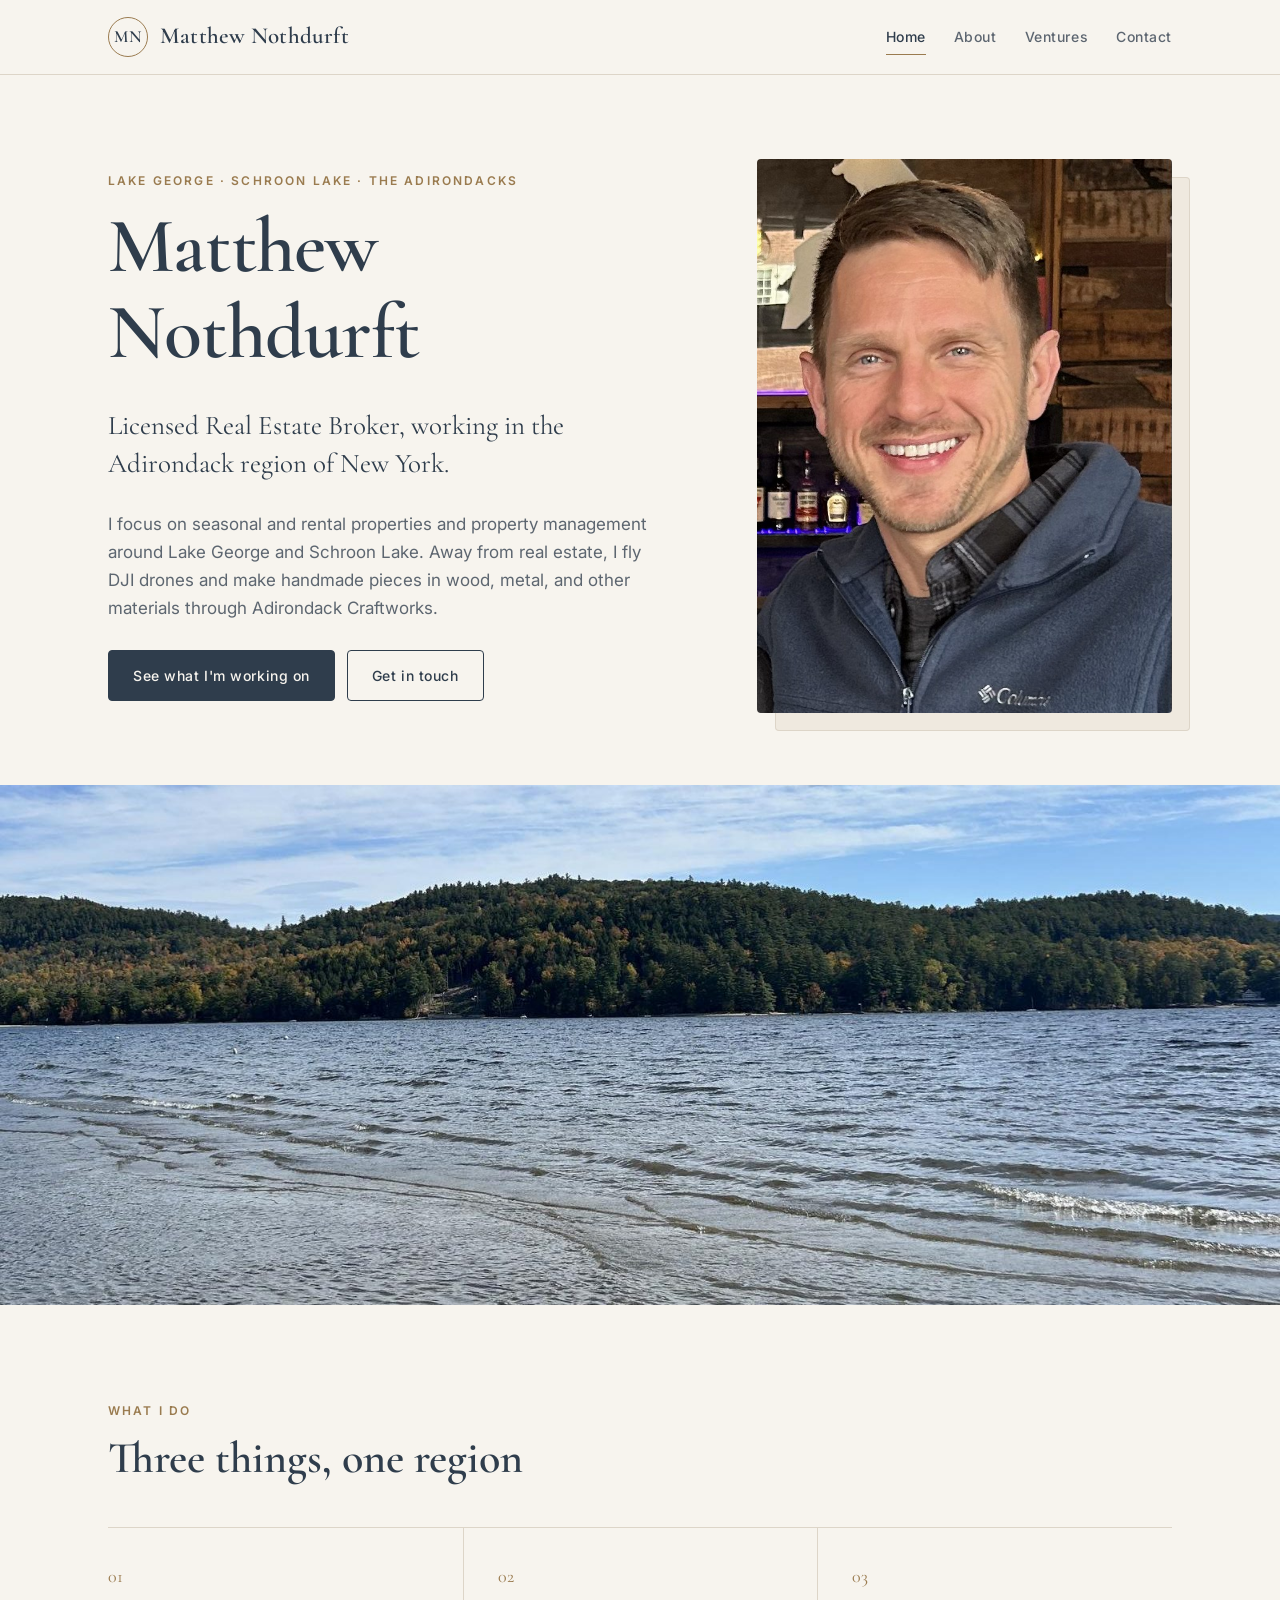
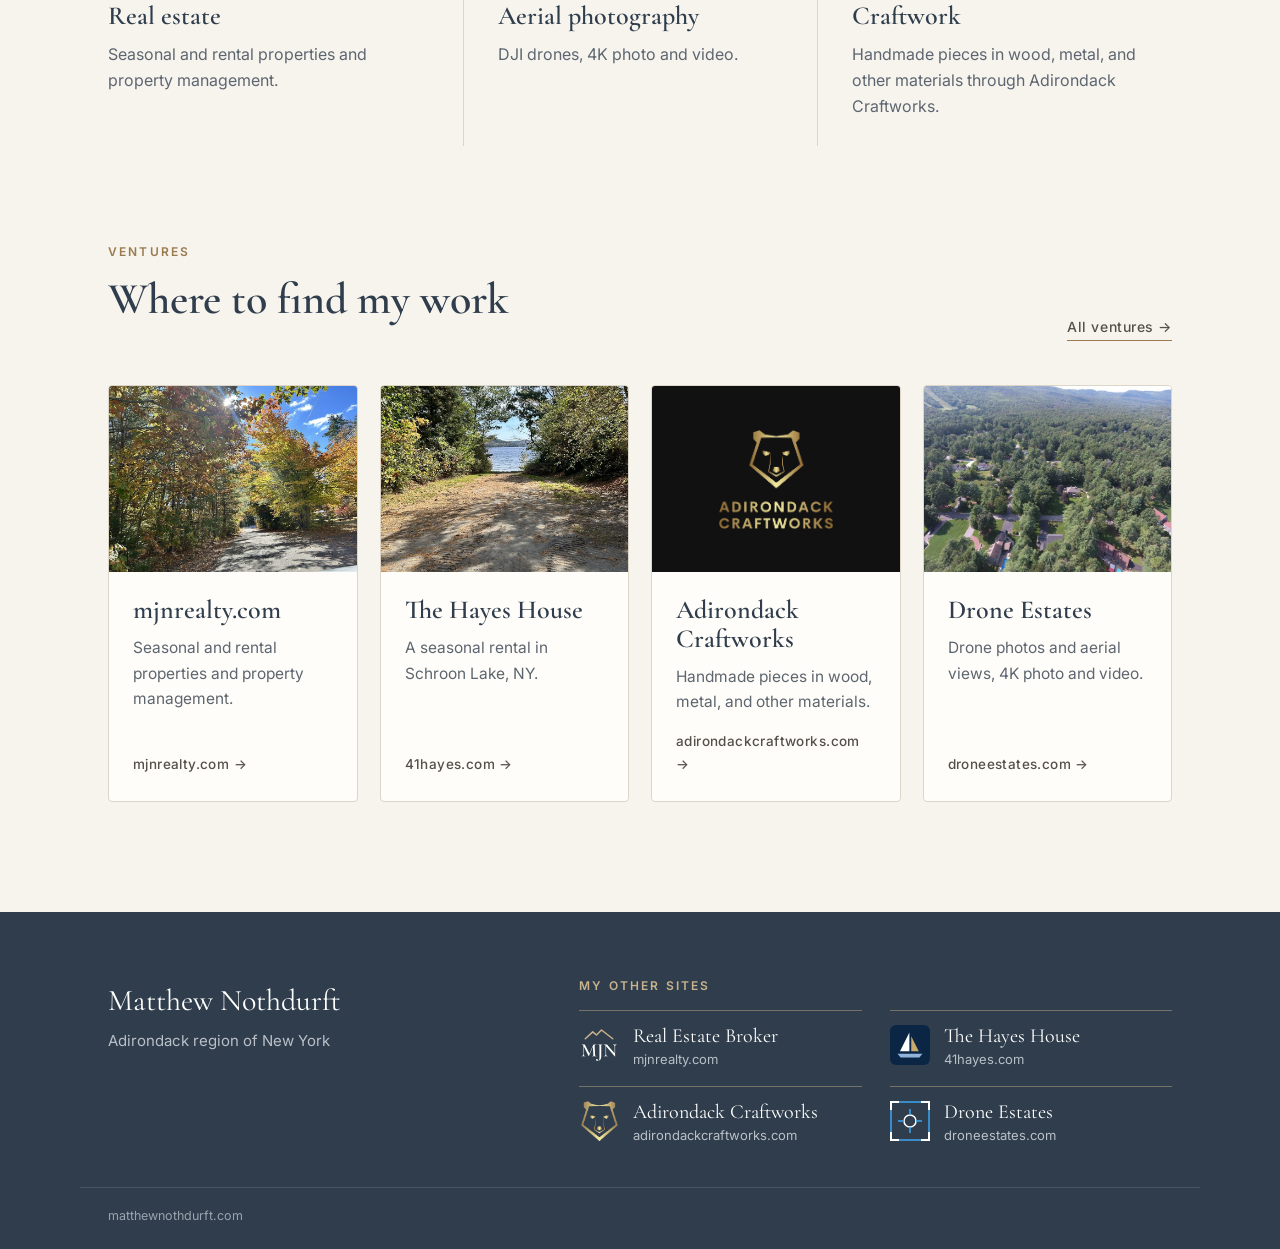
<file: index.html>
<!DOCTYPE html>
<html lang="en">
<head>
<meta charset="utf-8">
<meta name="viewport" content="width=device-width, initial-scale=1">
<title>Matthew Nothdurft</title>
<meta name="description" content="Matthew J. Nothdurft, Licensed Real Estate Broker in the Adirondack region of New York.">
<link rel="canonical" href="https://matthewnothdurft.com/">
<meta name="theme-color" content="#2f3d4c">
<link rel="icon" href="favicon.svg" type="image/svg+xml">
<link rel="icon" type="image/png" sizes="48x48" href="favicon-48x48.png">
<link rel="icon" type="image/png" sizes="32x32" href="favicon-32x32.png">
<link rel="icon" type="image/png" sizes="16x16" href="favicon-16x16.png">
<link rel="icon" href="favicon.ico" sizes="any">
<link rel="apple-touch-icon" sizes="180x180" href="apple-touch-icon.png">
<link rel="manifest" href="site.webmanifest">
<link rel="preconnect" href="https://fonts.googleapis.com">
<link rel="preconnect" href="https://fonts.gstatic.com" crossorigin>
<link href="https://fonts.googleapis.com/css2?family=Cormorant+Garamond:ital,wght@0,500;0,600;1,500&family=Inter:wght@400;500;600&display=swap" rel="stylesheet">
<link rel="stylesheet" href="css/style.css?v=6">
</head>
<body>
<header class="site-header">
  <div class="wrap bar">
    <a class="brand" href="index.html"><span class="mono">MN</span><span class="name">Matthew Nothdurft</span></a>
    <nav class="nav" aria-label="Main"><a href="index.html" class="on" aria-current="page">Home</a><a href="about.html">About</a><a href="ventures.html">Ventures</a><a href="contact.html">Contact</a></nav>
  </div>
</header>
<main>

<section class="hero">
  <div class="wrap hero-grid">
    <div class="hero-copy">
      <p class="eyebrow">Lake George &middot; Schroon Lake &middot; the Adirondacks</p>
      <h1>Matthew Nothdurft</h1>
      <p class="lede">Licensed Real Estate Broker, working in the Adirondack region of New York.</p>
      <p>I focus on seasonal and rental properties and property management around Lake George and Schroon Lake. Away from real estate, I fly DJI drones and make handmade pieces in wood, metal, and other materials through Adirondack Craftworks.</p>
      <div class="actions">
        <a class="btn" href="ventures.html">See what I'm working on</a>
        <a class="btn ghost" href="contact.html">Get in touch</a>
      </div>
    </div>
    <div class="hero-photo"><img class="portrait-photo" src="img/matthew-nothdurft.jpg?v=2" alt="Matthew Nothdurft" width="671" height="894"></div>
  </div>
</section>

<section class="band">
  <img src="img/hero-lake.jpg" alt="Adirondack lake with forested hills under a blue sky" loading="lazy">
</section>

<section class="wrap section">
  <div class="section-head">
    <p class="eyebrow">What I do</p>
    <h2>Three things, one region</h2>
  </div>
  <div class="pillars">
    <div class="pillar">
      <span class="num">01</span>
      <h3>Real estate</h3>
      <p>Seasonal and rental properties and property management.</p>
    </div>
    <div class="pillar">
      <span class="num">02</span>
      <h3>Aerial photography</h3>
      <p>DJI drones, 4K photo and video.</p>
    </div>
    <div class="pillar">
      <span class="num">03</span>
      <h3>Craftwork</h3>
      <p>Handmade pieces in wood, metal, and other materials through Adirondack Craftworks.</p>
    </div>
  </div>
</section>

<section class="wrap section tight">
  <div class="section-head row">
    <div>
      <p class="eyebrow">Ventures</p>
      <h2>Where to find my work</h2>
    </div>
    <a class="text-link" href="ventures.html">All ventures &rarr;</a>
  </div>
  <div class="cards">
    <a class="card" href="https://mjnrealty.com" rel="noopener">
      <img src="img/fall-road.jpg" alt="Fall foliage over a country road" loading="lazy">
      <div class="card-body"><h3>mjnrealty.com</h3><p>Seasonal and rental properties and property management.</p><span class="go">mjnrealty.com &rarr;</span></div>
    </a>
    <a class="card" href="https://41hayes.com" rel="noopener">
      <img src="img/lake-path.jpg" alt="Wooded path in the Adirondacks" loading="lazy">
      <div class="card-body"><h3>The Hayes House</h3><p>A seasonal rental in Schroon Lake, NY.</p><span class="go">41hayes.com &rarr;</span></div>
    </a>
    <a class="card" href="https://adirondackcraftworks.com" rel="noopener">
      <div class="card-logo"><img src="img/acw-logo.png" alt="Adirondack Craftworks logo" loading="lazy"></div>
      <div class="card-body"><h3>Adirondack Craftworks</h3><p>Handmade pieces in wood, metal, and other materials.</p><span class="go">adirondackcraftworks.com &rarr;</span></div>
    </a>
    <a class="card" href="https://droneestates.com" rel="noopener">
      <img src="img/drone-valley.jpg" alt="Aerial view over wooded Adirondack hills" loading="lazy">
      <div class="card-body"><h3>Drone Estates</h3><p>Drone photos and aerial views, 4K photo and video.</p><span class="go">droneestates.com &rarr;</span></div>
    </a>
  </div>
</section>

</main>
<footer class="site-footer">
  <div class="wrap foot">
    <div class="foot-id">
      <p class="foot-name">Matthew Nothdurft</p>
      <p class="foot-place">Adirondack region of New York</p>
    </div>
    <div class="foot-sites">
      <p class="eyebrow light">My other sites</p>
      <ul><li><a href="https://mjnrealty.com" rel="noopener"><img class="site-logo" src="img/logos/mjnrealty.svg" alt="" width="40" height="40"><span class="site-text">Real Estate Broker<span>mjnrealty.com</span></span></a></li><li><a href="https://41hayes.com" rel="noopener"><img class="site-logo" src="img/logos/41hayes.svg" alt="" width="40" height="40"><span class="site-text">The Hayes House<span>41hayes.com</span></span></a></li><li><a href="https://adirondackcraftworks.com" rel="noopener"><img class="site-logo" src="img/logos/adirondackcraftworks.png" alt="" width="40" height="40"><span class="site-text">Adirondack Craftworks<span>adirondackcraftworks.com</span></span></a></li><li><a href="https://droneestates.com" rel="noopener"><img class="site-logo" src="img/logos/droneestates.svg" alt="" width="40" height="40"><span class="site-text">Drone Estates<span>droneestates.com</span></span></a></li></ul>
    </div>
  </div>
  <div class="wrap foot-base"><span>matthewnothdurft.com</span></div>
</footer>
</body>
</html>
</file>
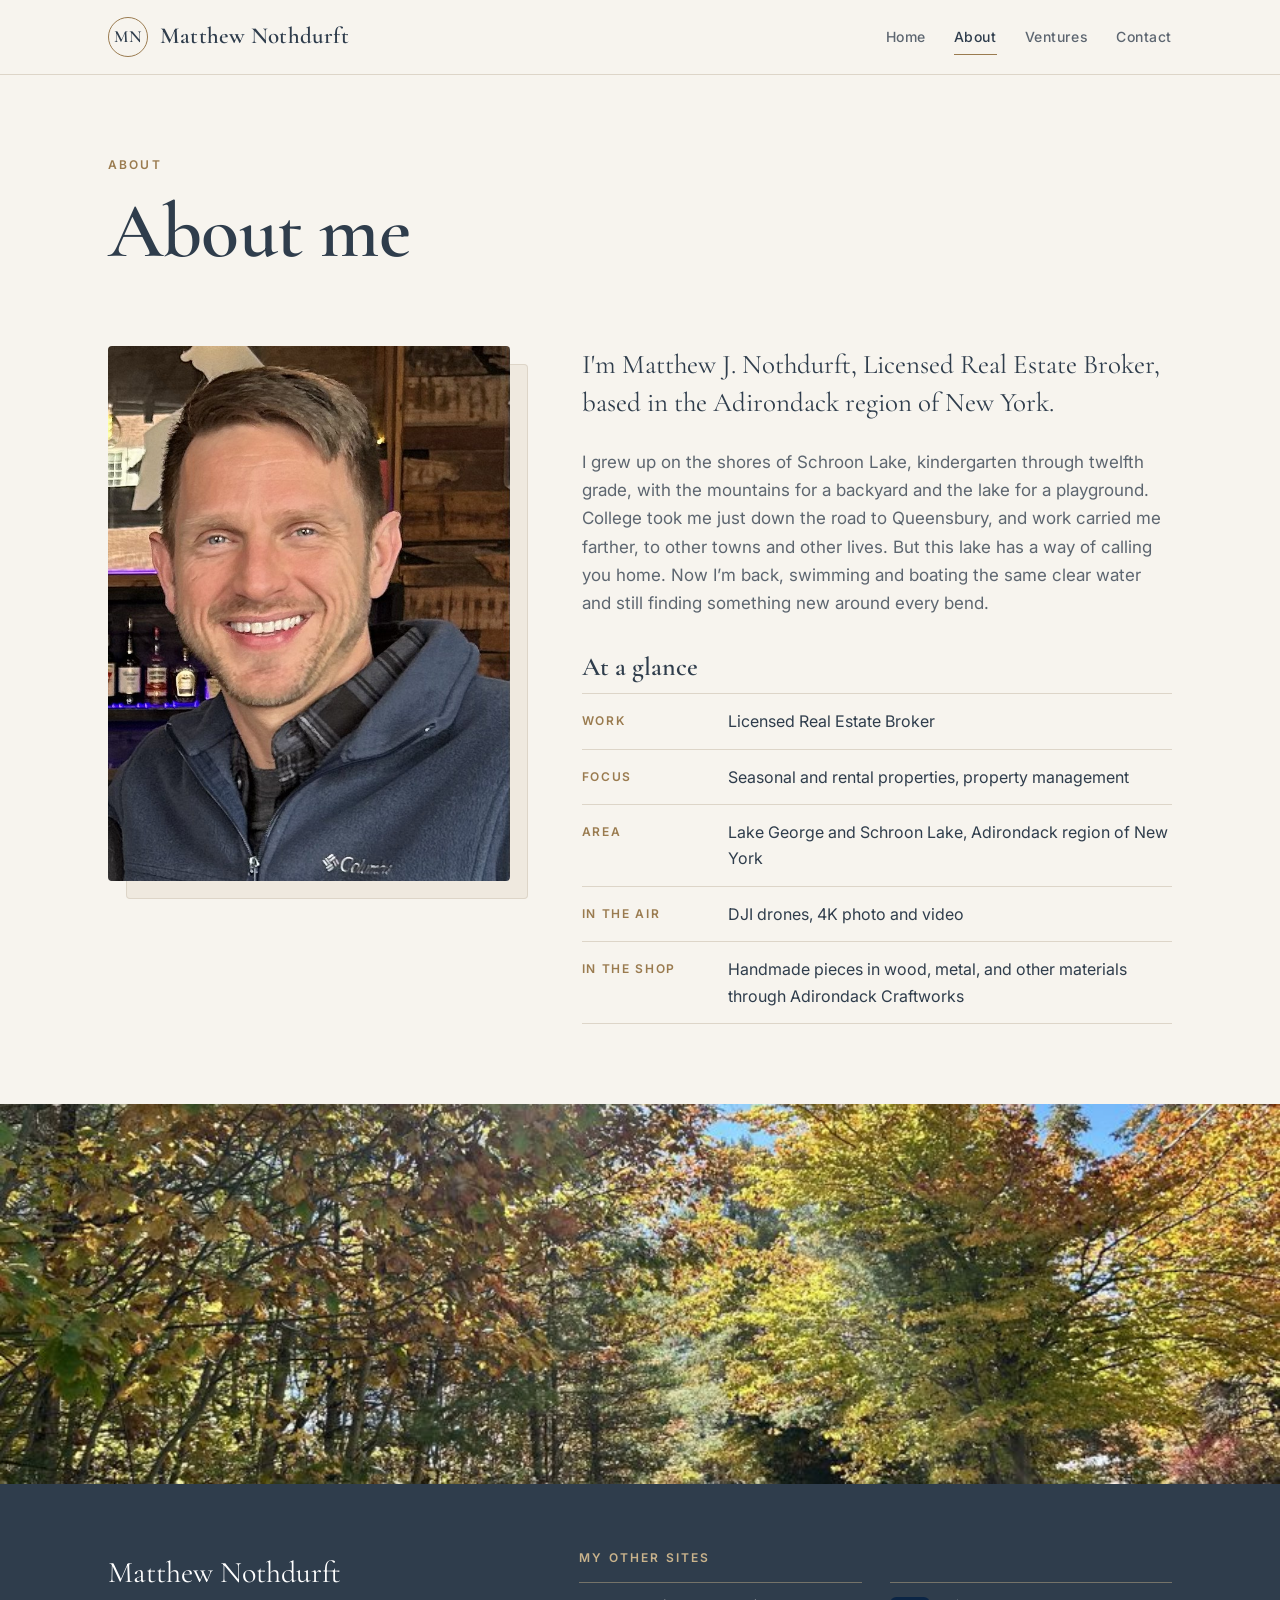
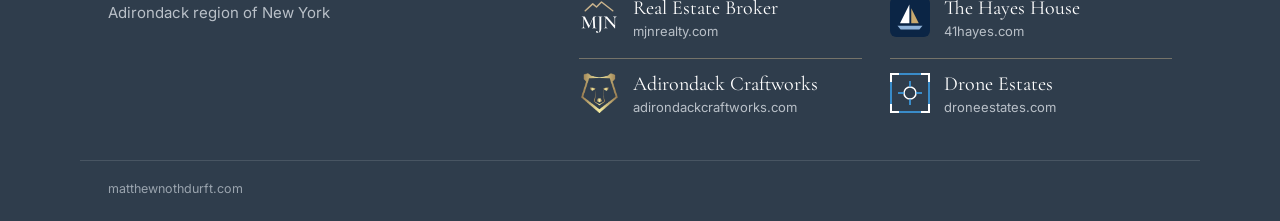
<file: about.html>
<!DOCTYPE html>
<html lang="en">
<head>
<meta charset="utf-8">
<meta name="viewport" content="width=device-width, initial-scale=1">
<title>About | Matthew Nothdurft</title>
<meta name="description" content="About Matthew Nothdurft.">
<link rel="canonical" href="https://matthewnothdurft.com/about.html">
<meta name="theme-color" content="#2f3d4c">
<link rel="icon" href="favicon.svg" type="image/svg+xml">
<link rel="icon" type="image/png" sizes="48x48" href="favicon-48x48.png">
<link rel="icon" type="image/png" sizes="32x32" href="favicon-32x32.png">
<link rel="icon" type="image/png" sizes="16x16" href="favicon-16x16.png">
<link rel="icon" href="favicon.ico" sizes="any">
<link rel="apple-touch-icon" sizes="180x180" href="apple-touch-icon.png">
<link rel="manifest" href="site.webmanifest">
<link rel="preconnect" href="https://fonts.googleapis.com">
<link rel="preconnect" href="https://fonts.gstatic.com" crossorigin>
<link href="https://fonts.googleapis.com/css2?family=Cormorant+Garamond:ital,wght@0,500;0,600;1,500&family=Inter:wght@400;500;600&display=swap" rel="stylesheet">
<link rel="stylesheet" href="css/style.css?v=6">
</head>
<body>
<header class="site-header">
  <div class="wrap bar">
    <a class="brand" href="index.html"><span class="mono">MN</span><span class="name">Matthew Nothdurft</span></a>
    <nav class="nav" aria-label="Main"><a href="index.html">Home</a><a href="about.html" class="on" aria-current="page">About</a><a href="ventures.html">Ventures</a><a href="contact.html">Contact</a></nav>
  </div>
</header>
<main>

<section class="wrap page-head">
  <p class="eyebrow">About</p>
  <h1>About me</h1>
</section>
<section class="wrap about-grid">
  <div><img class="portrait-photo" src="img/matthew-nothdurft.jpg?v=2" alt="Matthew Nothdurft" width="671" height="894"></div>
  <div class="about-copy">
    <p class="lede">I'm Matthew J. Nothdurft, Licensed Real Estate Broker, based in the Adirondack region of New York.</p>
    <p class="bio">I grew up on the shores of Schroon Lake, kindergarten through twelfth grade, with the mountains for a backyard and the lake for a playground. College took me just down the road to Queensbury, and work carried me farther, to other towns and other lives. But this lake has a way of calling you home. Now I&rsquo;m back, swimming and boating the same clear water and still finding something new around every bend.</p>
    <h2 class="h3">At a glance</h2>
    <ul class="facts">
      <li><span>Work</span>Licensed Real Estate Broker</li>
      <li><span>Focus</span>Seasonal and rental properties, property management</li>
      <li><span>Area</span>Lake George and Schroon Lake, Adirondack region of New York</li>
      <li><span>In the air</span>DJI drones, 4K photo and video</li>
      <li><span>In the shop</span>Handmade pieces in wood, metal, and other materials through Adirondack Craftworks</li>
    </ul>
  </div>
</section>
<section class="band short">
  <img src="img/fall-road.jpg" alt="Fall foliage over a country road" loading="lazy">
</section>

</main>
<footer class="site-footer">
  <div class="wrap foot">
    <div class="foot-id">
      <p class="foot-name">Matthew Nothdurft</p>
      <p class="foot-place">Adirondack region of New York</p>
    </div>
    <div class="foot-sites">
      <p class="eyebrow light">My other sites</p>
      <ul><li><a href="https://mjnrealty.com" rel="noopener"><img class="site-logo" src="img/logos/mjnrealty.svg" alt="" width="40" height="40"><span class="site-text">Real Estate Broker<span>mjnrealty.com</span></span></a></li><li><a href="https://41hayes.com" rel="noopener"><img class="site-logo" src="img/logos/41hayes.svg" alt="" width="40" height="40"><span class="site-text">The Hayes House<span>41hayes.com</span></span></a></li><li><a href="https://adirondackcraftworks.com" rel="noopener"><img class="site-logo" src="img/logos/adirondackcraftworks.png" alt="" width="40" height="40"><span class="site-text">Adirondack Craftworks<span>adirondackcraftworks.com</span></span></a></li><li><a href="https://droneestates.com" rel="noopener"><img class="site-logo" src="img/logos/droneestates.svg" alt="" width="40" height="40"><span class="site-text">Drone Estates<span>droneestates.com</span></span></a></li></ul>
    </div>
  </div>
  <div class="wrap foot-base"><span>matthewnothdurft.com</span></div>
</footer>
</body>
</html>
</file>
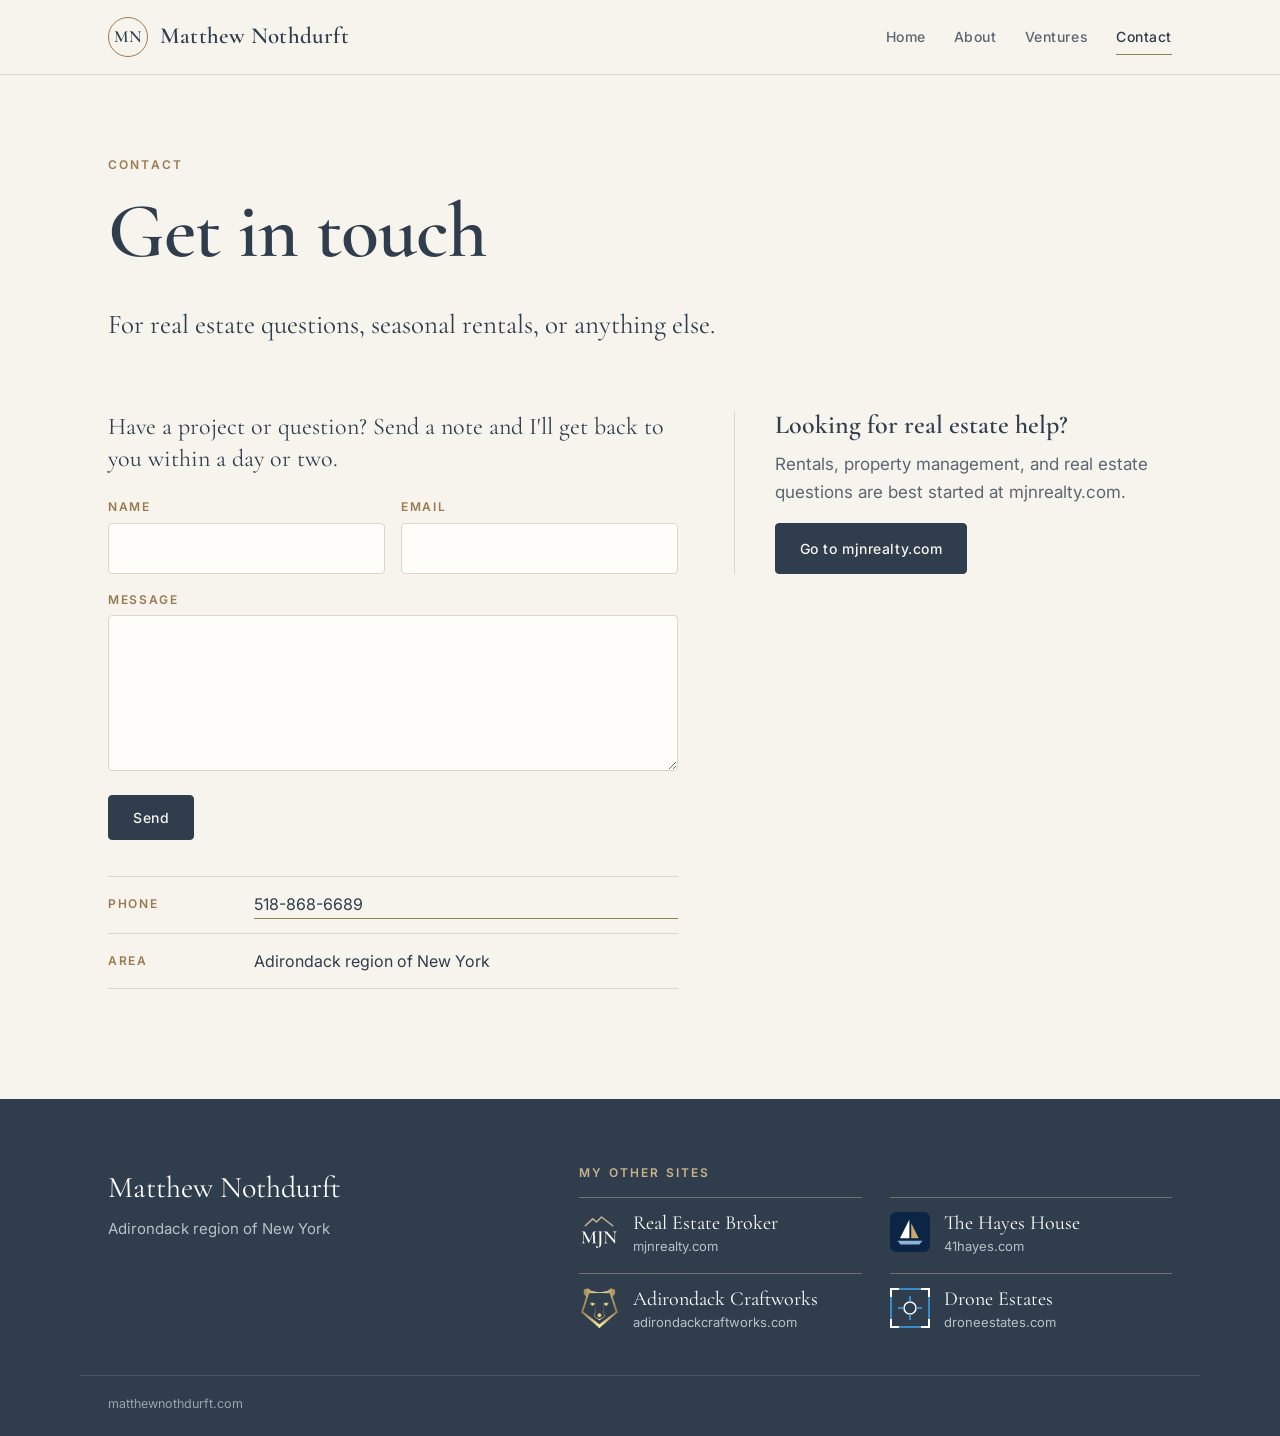
<file: contact.html>
<!DOCTYPE html>
<html lang="en">
<head>
<meta charset="utf-8">
<meta name="viewport" content="width=device-width, initial-scale=1">
<title>Contact | Matthew Nothdurft</title>
<meta name="description" content="Contact Matthew Nothdurft.">
<link rel="canonical" href="https://matthewnothdurft.com/contact.html">
<meta name="theme-color" content="#2f3d4c">
<link rel="icon" href="favicon.svg" type="image/svg+xml">
<link rel="icon" type="image/png" sizes="48x48" href="favicon-48x48.png">
<link rel="icon" type="image/png" sizes="32x32" href="favicon-32x32.png">
<link rel="icon" type="image/png" sizes="16x16" href="favicon-16x16.png">
<link rel="icon" href="favicon.ico" sizes="any">
<link rel="apple-touch-icon" sizes="180x180" href="apple-touch-icon.png">
<link rel="manifest" href="site.webmanifest">
<link rel="preconnect" href="https://fonts.googleapis.com">
<link rel="preconnect" href="https://fonts.gstatic.com" crossorigin>
<link href="https://fonts.googleapis.com/css2?family=Cormorant+Garamond:ital,wght@0,500;0,600;1,500&family=Inter:wght@400;500;600&display=swap" rel="stylesheet">
<link rel="stylesheet" href="css/style.css?v=6">
</head>
<body>
<header class="site-header">
  <div class="wrap bar">
    <a class="brand" href="index.html"><span class="mono">MN</span><span class="name">Matthew Nothdurft</span></a>
    <nav class="nav" aria-label="Main"><a href="index.html">Home</a><a href="about.html">About</a><a href="ventures.html">Ventures</a><a href="contact.html" class="on" aria-current="page">Contact</a></nav>
  </div>
</header>
<main>

<section class="wrap page-head">
  <p class="eyebrow">Contact</p>
  <h1>Get in touch</h1>
  <p class="lede narrow">For real estate questions, seasonal rentals, or anything else.</p>
</section>
<section class="wrap contact-grid">
  <div class="contact-details">
    <p class="form-intro">Have a project or question? Send a note and I'll get back to you within a day or two.</p>
    <form id="contact-form" class="contact-form" accept-charset="UTF-8">
      <input type="hidden" name="_subject" value="matthewnothdurft.com contact form">
      <div class="hp" aria-hidden="true"><label for="f-gotcha">Leave this field empty</label><input id="f-gotcha" type="text" name="_gotcha" tabindex="-1" autocomplete="off"></div>
      <div class="f-row">
        <div class="f-field"><label for="f-name">Name</label><input id="f-name" name="name" type="text" autocomplete="name"></div>
        <div class="f-field"><label for="f-email">Email</label><input id="f-email" name="email" type="email" autocomplete="email" required></div>
      </div>
      <div class="f-field"><label for="f-message">Message</label><textarea id="f-message" name="message" rows="5"></textarea></div>
      <button class="btn" type="submit">Send</button>
      <p id="contact-form-note" class="form-note" role="status" hidden></p>
    </form>
    <ul class="facts">
      <li><span>Phone</span><a href="tel:+15188686689">518-868-6689</a></li>
      <li><span>Area</span>Adirondack region of New York</li>
    </ul>
  </div>
  <div class="contact-side">
    <h2 class="h3">Looking for real estate help?</h2>
    <p>Rentals, property management, and real estate questions are best started at mjnrealty.com.</p>
    <a class="btn" href="https://mjnrealty.com" rel="noopener">Go to mjnrealty.com</a>
  </div>
</section>

</main>
<footer class="site-footer">
  <div class="wrap foot">
    <div class="foot-id">
      <p class="foot-name">Matthew Nothdurft</p>
      <p class="foot-place">Adirondack region of New York</p>
    </div>
    <div class="foot-sites">
      <p class="eyebrow light">My other sites</p>
      <ul><li><a href="https://mjnrealty.com" rel="noopener"><img class="site-logo" src="img/logos/mjnrealty.svg" alt="" width="40" height="40"><span class="site-text">Real Estate Broker<span>mjnrealty.com</span></span></a></li><li><a href="https://41hayes.com" rel="noopener"><img class="site-logo" src="img/logos/41hayes.svg" alt="" width="40" height="40"><span class="site-text">The Hayes House<span>41hayes.com</span></span></a></li><li><a href="https://adirondackcraftworks.com" rel="noopener"><img class="site-logo" src="img/logos/adirondackcraftworks.png" alt="" width="40" height="40"><span class="site-text">Adirondack Craftworks<span>adirondackcraftworks.com</span></span></a></li><li><a href="https://droneestates.com" rel="noopener"><img class="site-logo" src="img/logos/droneestates.svg" alt="" width="40" height="40"><span class="site-text">Drone Estates<span>droneestates.com</span></span></a></li></ul>
    </div>
  </div>
  <div class="wrap foot-base"><span>matthewnothdurft.com</span></div>
</footer>
<script src="js/contact.js" defer></script>
</body>
</html>
</file>
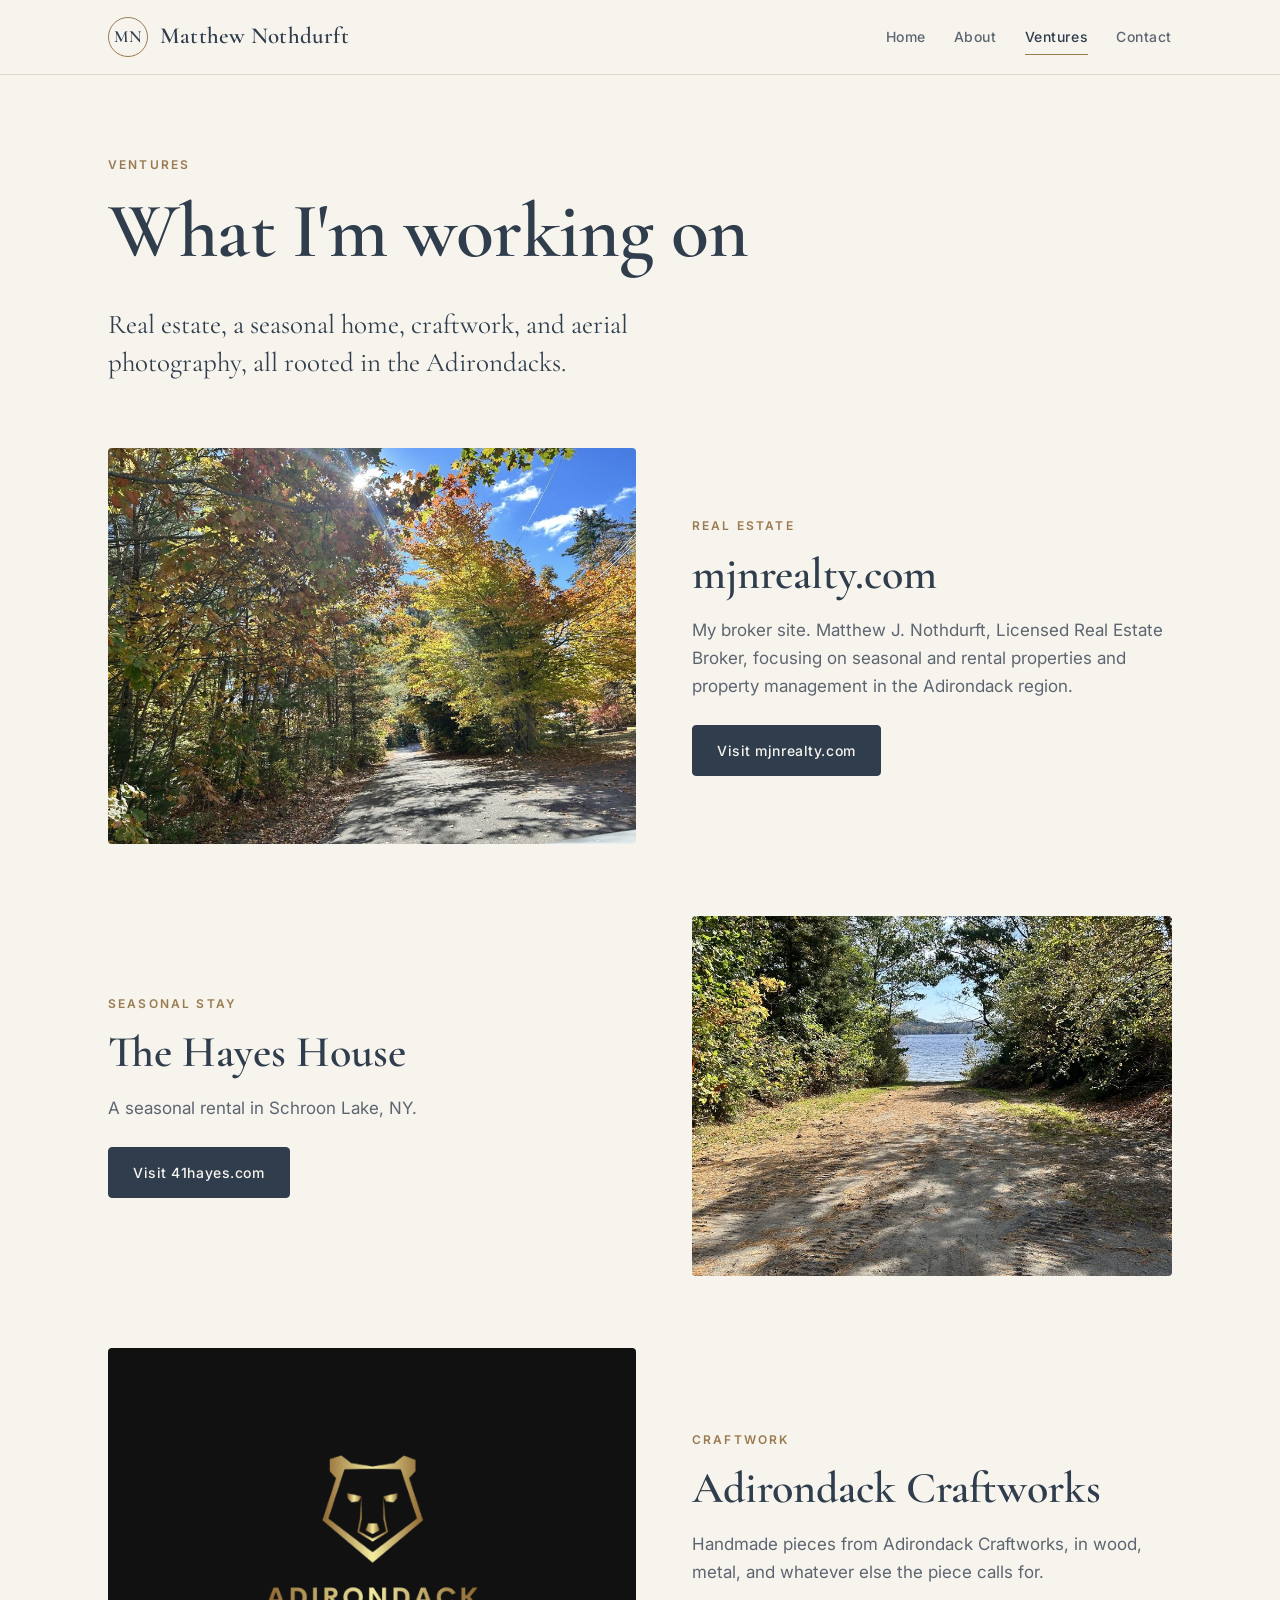
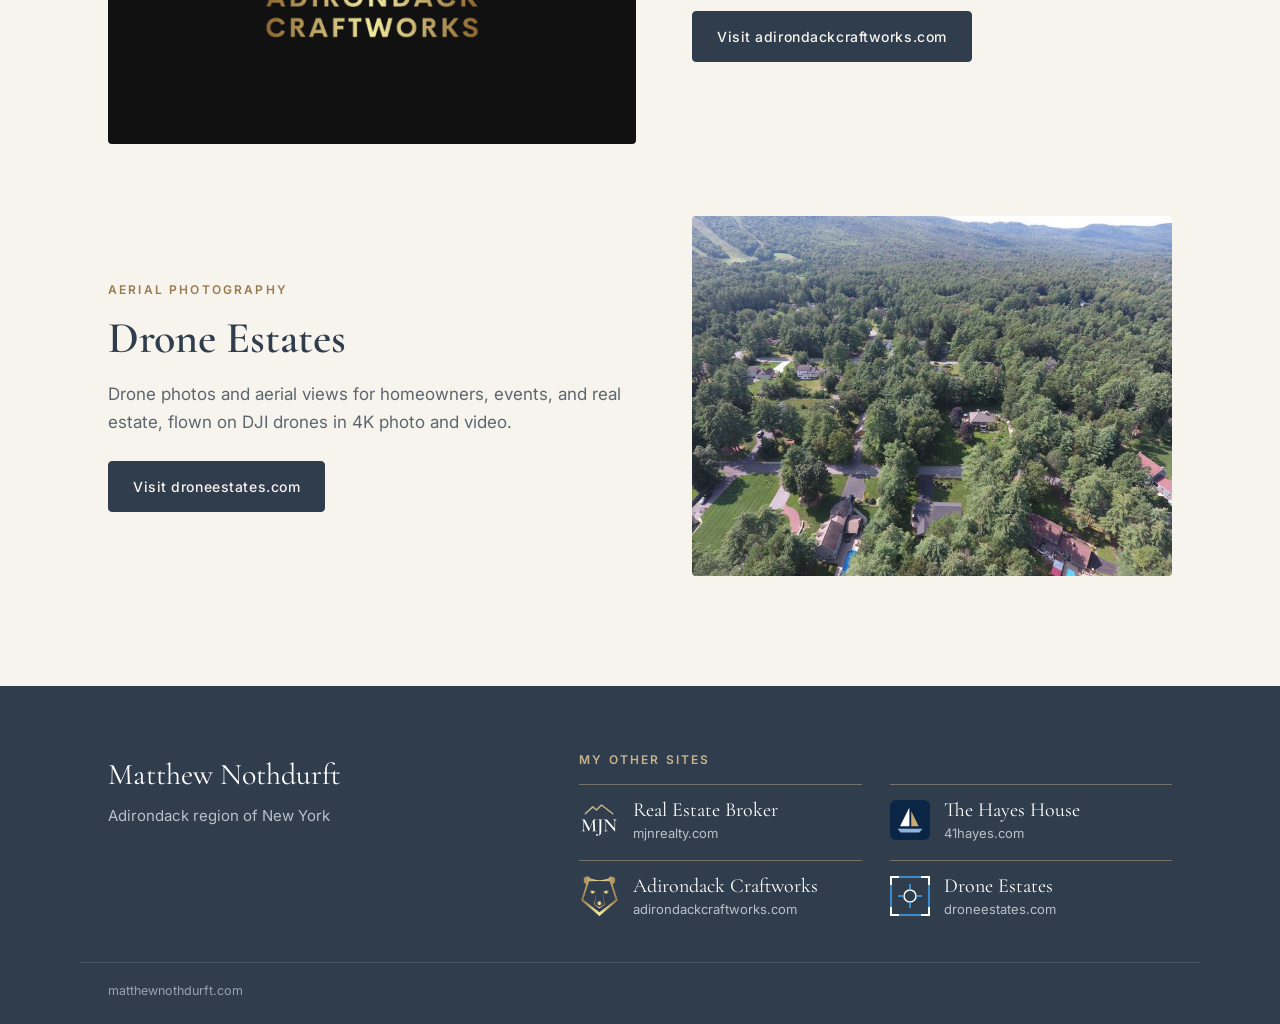
<file: ventures.html>
<!DOCTYPE html>
<html lang="en">
<head>
<meta charset="utf-8">
<meta name="viewport" content="width=device-width, initial-scale=1">
<title>Ventures | Matthew Nothdurft</title>
<meta name="description" content="mjnrealty.com, The Hayes House, Adirondack Craftworks, and Drone Estates.">
<link rel="canonical" href="https://matthewnothdurft.com/ventures.html">
<meta name="theme-color" content="#2f3d4c">
<link rel="icon" href="favicon.svg" type="image/svg+xml">
<link rel="icon" type="image/png" sizes="48x48" href="favicon-48x48.png">
<link rel="icon" type="image/png" sizes="32x32" href="favicon-32x32.png">
<link rel="icon" type="image/png" sizes="16x16" href="favicon-16x16.png">
<link rel="icon" href="favicon.ico" sizes="any">
<link rel="apple-touch-icon" sizes="180x180" href="apple-touch-icon.png">
<link rel="manifest" href="site.webmanifest">
<link rel="preconnect" href="https://fonts.googleapis.com">
<link rel="preconnect" href="https://fonts.gstatic.com" crossorigin>
<link href="https://fonts.googleapis.com/css2?family=Cormorant+Garamond:ital,wght@0,500;0,600;1,500&family=Inter:wght@400;500;600&display=swap" rel="stylesheet">
<link rel="stylesheet" href="css/style.css?v=6">
</head>
<body>
<header class="site-header">
  <div class="wrap bar">
    <a class="brand" href="index.html"><span class="mono">MN</span><span class="name">Matthew Nothdurft</span></a>
    <nav class="nav" aria-label="Main"><a href="index.html">Home</a><a href="about.html">About</a><a href="ventures.html" class="on" aria-current="page">Ventures</a><a href="contact.html">Contact</a></nav>
  </div>
</header>
<main>

<section class="wrap page-head">
  <p class="eyebrow">Ventures</p>
  <h1>What I'm working on</h1>
  <p class="lede narrow">Real estate, a seasonal home, craftwork, and aerial photography, all rooted in the Adirondacks.</p>
</section>
<section class="wrap ventures">
  <article class="venture">
    <img src="img/fall-road.jpg" alt="Fall foliage over a country road" loading="lazy">
    <div class="v-body">
      <p class="eyebrow">Real estate</p>
      <h2>mjnrealty.com</h2>
      <p>My broker site. Matthew J. Nothdurft, Licensed Real Estate Broker, focusing on seasonal and rental properties and property management in the Adirondack region.</p>
      <a class="btn" href="https://mjnrealty.com" rel="noopener">Visit mjnrealty.com</a>
    </div>
  </article>
  <article class="venture flip">
    <img src="img/lake-path.jpg" alt="Wooded path in the Adirondacks" loading="lazy">
    <div class="v-body">
      <p class="eyebrow">Seasonal stay</p>
      <h2>The Hayes House</h2>
      <p>A seasonal rental in Schroon Lake, NY.</p>
      <a class="btn" href="https://41hayes.com" rel="noopener">Visit 41hayes.com</a>
    </div>
  </article>
  <article class="venture">
    <div class="logo-art"><img src="img/acw-logo.png" alt="Adirondack Craftworks logo" loading="lazy"></div>
    <div class="v-body">
      <p class="eyebrow">Craftwork</p>
      <h2>Adirondack Craftworks</h2>
      <p>Handmade pieces from Adirondack Craftworks, in wood, metal, and whatever else the piece calls for.</p>
      <a class="btn" href="https://adirondackcraftworks.com" rel="noopener">Visit adirondackcraftworks.com</a>
    </div>
  </article>
  <article class="venture flip">
    <img src="img/drone-valley.jpg" alt="Aerial view over wooded Adirondack hills" loading="lazy">
    <div class="v-body">
      <p class="eyebrow">Aerial photography</p>
      <h2>Drone Estates</h2>
      <p>Drone photos and aerial views for homeowners, events, and real estate, flown on DJI drones in 4K photo and video.</p>
      <a class="btn" href="https://droneestates.com" rel="noopener">Visit droneestates.com</a>
    </div>
  </article>
</section>

</main>
<footer class="site-footer">
  <div class="wrap foot">
    <div class="foot-id">
      <p class="foot-name">Matthew Nothdurft</p>
      <p class="foot-place">Adirondack region of New York</p>
    </div>
    <div class="foot-sites">
      <p class="eyebrow light">My other sites</p>
      <ul><li><a href="https://mjnrealty.com" rel="noopener"><img class="site-logo" src="img/logos/mjnrealty.svg" alt="" width="40" height="40"><span class="site-text">Real Estate Broker<span>mjnrealty.com</span></span></a></li><li><a href="https://41hayes.com" rel="noopener"><img class="site-logo" src="img/logos/41hayes.svg" alt="" width="40" height="40"><span class="site-text">The Hayes House<span>41hayes.com</span></span></a></li><li><a href="https://adirondackcraftworks.com" rel="noopener"><img class="site-logo" src="img/logos/adirondackcraftworks.png" alt="" width="40" height="40"><span class="site-text">Adirondack Craftworks<span>adirondackcraftworks.com</span></span></a></li><li><a href="https://droneestates.com" rel="noopener"><img class="site-logo" src="img/logos/droneestates.svg" alt="" width="40" height="40"><span class="site-text">Drone Estates<span>droneestates.com</span></span></a></li></ul>
    </div>
  </div>
  <div class="wrap foot-base"><span>matthewnothdurft.com</span></div>
</footer>
</body>
</html>
</file>
<file: css/style.css>
:root{
  --naval:#2f3d4c; --naval-deep:#232e3a; --bronze:#54504a; --brass:#9a7b4f;
  --paper:#f7f4ee; --paper-2:#efe9df; --line:#ddd5c8; --ink-soft:#5d6670;
  --serif:"Cormorant Garamond",Georgia,serif; --sans:"Inter",system-ui,-apple-system,Segoe UI,Roboto,sans-serif;
  --r:4px; --max:1120px;
}
*{box-sizing:border-box}
html{-webkit-text-size-adjust:100%}
body{margin:0;background:var(--paper);color:var(--naval);font-family:var(--sans);font-size:17px;line-height:1.65}
img{max-width:100%;display:block}
a{color:inherit}
.wrap{max-width:var(--max);margin:0 auto;padding:0 28px}

.preview-banner{background:var(--bronze);color:#f5efe4;text-align:center;font-size:12.5px;letter-spacing:.06em;padding:7px 12px;text-transform:uppercase}

.site-header{position:sticky;top:0;z-index:10;background:rgba(247,244,238,.94);backdrop-filter:blur(6px);border-bottom:1px solid var(--line)}
.bar{display:flex;align-items:center;justify-content:space-between;height:74px;gap:20px}
.brand{display:flex;align-items:center;gap:12px;text-decoration:none}
.mono{display:inline-grid;place-items:center;width:40px;height:40px;border:1px solid var(--brass);border-radius:50%;font-family:var(--serif);font-weight:600;font-size:17px;letter-spacing:.04em;color:var(--naval)}
.name{font-family:var(--serif);font-size:23px;font-weight:600;letter-spacing:.01em}
.nav{display:flex;gap:28px}
.nav a{text-decoration:none;font-size:14px;font-weight:500;letter-spacing:.04em;color:var(--ink-soft);padding:6px 0;border-bottom:1px solid transparent}
.nav a:hover{color:var(--naval)}
.nav a.on{color:var(--naval);border-bottom-color:var(--brass)}

h1,h2,h3{font-family:var(--serif);font-weight:600;line-height:1.1;margin:0 0 .4em;color:var(--naval)}
h1{font-size:clamp(46px,6.4vw,78px);letter-spacing:-.01em}
h2{font-size:clamp(32px,3.6vw,44px)}
h3,.h3{font-size:26px;font-family:var(--serif);font-weight:600}
p{margin:0 0 1em}
.eyebrow{font-size:12px;font-weight:600;letter-spacing:.18em;text-transform:uppercase;color:var(--brass);margin:0 0 14px}
.eyebrow.light{color:#c9b38c}
.lede{font-family:var(--serif);font-size:clamp(22px,2.3vw,27px);line-height:1.4;color:var(--naval)}
.narrow{max-width:640px}

.btn{display:inline-block;background:var(--naval);color:#f7f4ee;text-decoration:none;font-size:14px;font-weight:500;letter-spacing:.04em;padding:13px 24px;border-radius:var(--r);border:1px solid var(--naval);transition:background .2s}
.btn:hover{background:var(--naval-deep)}
.btn.ghost{background:transparent;color:var(--naval)}
.btn.ghost:hover{background:var(--paper-2)}
.actions{display:flex;flex-wrap:wrap;gap:12px;margin-top:28px}
.text-link{font-size:14px;font-weight:500;letter-spacing:.04em;text-decoration:none;color:var(--bronze);border-bottom:1px solid var(--brass);padding-bottom:2px}

.hero{padding:84px 0 72px}
.hero-grid{display:grid;grid-template-columns:1.25fr .9fr;gap:72px;align-items:center}
.hero-copy p:not(.eyebrow):not(.lede){color:var(--ink-soft);max-width:560px}

.placeholder{position:relative;border:1.5px dashed var(--brass);background:repeating-linear-gradient(135deg,#f1ebe0 0 14px,#ece5d8 14px 28px);border-radius:var(--r)}
.ph-tag{position:absolute;top:12px;left:12px;background:var(--bronze);color:#f5efe4;font-size:11px;font-weight:600;letter-spacing:.14em;text-transform:uppercase;padding:4px 9px;border-radius:2px}
.portrait{aspect-ratio:3/4;display:flex;flex-direction:column;align-items:center;justify-content:center;gap:16px;box-shadow:18px 18px 0 -1px var(--paper-2),18px 18px 0 0 var(--line)}
.ph-icon{width:96px;height:96px;border-radius:50%;border:1.5px solid var(--brass);position:relative}
.ph-icon::after{content:"";position:absolute;left:50%;top:50%;width:34px;height:34px;transform:translate(-50%,-62%);border-radius:50%;background:#d8ccb7}
.ph-text{font-size:14px;color:var(--bronze);letter-spacing:.02em}
.portrait-photo{width:100%;height:auto;aspect-ratio:3/4;object-fit:cover;object-position:center top;border-radius:var(--r);box-shadow:18px 18px 0 -1px var(--paper-2),18px 18px 0 0 var(--line)}
.about-copy .bio{color:var(--ink-soft);margin:24px 0 36px}
.ph-block{padding:52px 28px 24px;margin:28px 0 36px}
.ph-block p{color:var(--bronze)}

.band{height:min(52vw,520px);overflow:hidden}
.band img{width:100%;height:100%;object-fit:cover}
.band.short{height:min(40vw,380px);margin-top:80px}

.section{padding:96px 28px 40px}
.section.tight{padding-top:56px;padding-bottom:110px}
.section-head{margin-bottom:44px}
.section-head.row{display:flex;justify-content:space-between;align-items:flex-end;gap:20px;flex-wrap:wrap}
.pillars{display:grid;grid-template-columns:repeat(3,1fr);gap:0;border-top:1px solid var(--line)}
.pillar{padding:34px 34px 10px 0}
.pillar+.pillar{padding-left:34px;border-left:1px solid var(--line)}
.num{display:block;font-family:var(--serif);font-size:18px;color:var(--brass);margin-bottom:10px}
.pillar p{color:var(--ink-soft);font-size:16px}

.cards{display:grid;grid-template-columns:repeat(3,1fr);gap:28px}
.card{display:flex;flex-direction:column;background:#fffdf9;border:1px solid var(--line);border-radius:var(--r);overflow:hidden;text-decoration:none;transition:transform .25s,box-shadow .25s}
.card:hover{transform:translateY(-4px);box-shadow:0 18px 36px -22px rgba(35,46,58,.45)}
.card>img,.card-logo{aspect-ratio:4/3;width:100%;object-fit:cover}
.card-logo{background:#111;display:grid;place-items:center}
.card-logo img{width:46%}
.card-body{padding:24px 24px 26px;display:flex;flex-direction:column;flex:1}
.card-body p{color:var(--ink-soft);font-size:15.5px;flex:1}
.go{font-size:13.5px;font-weight:500;color:var(--bronze);letter-spacing:.03em}

.page-head{padding:80px 28px 40px}
.about-grid{display:grid;grid-template-columns:.85fr 1.25fr;gap:72px;align-items:start}
.facts{list-style:none;padding:0;margin:12px 0 0;border-top:1px solid var(--line)}
.facts li{display:grid;grid-template-columns:130px 1fr;gap:16px;padding:14px 0;border-bottom:1px solid var(--line);font-size:16px}
.facts span{font-size:12px;font-weight:600;letter-spacing:.14em;text-transform:uppercase;color:var(--brass);padding-top:3px}

.ventures{display:flex;flex-direction:column;gap:72px;padding-bottom:110px}
.venture{display:grid;grid-template-columns:1.1fr 1fr;gap:56px;align-items:center}
.venture>img,.soon-art{width:100%;aspect-ratio:4/3;object-fit:cover;border-radius:var(--r)}
.venture.flip>img,.venture.flip .soon-art{order:2}
.logo-art{width:100%;aspect-ratio:4/3;border-radius:var(--r);background:#111;display:grid;place-items:center}
.logo-art img{width:40%}
.v-body p:not(.eyebrow){color:var(--ink-soft)}
.v-body .btn{margin-top:8px}
.soon-art{background:radial-gradient(circle at 50% 45%,#3b4b5c,var(--naval-deep));position:relative;display:grid;place-items:center;overflow:hidden}
.soon-art::before,.soon-art::after{content:"";position:absolute;background:rgba(201,179,140,.35)}
.soon-art::before{left:0;right:0;top:50%;height:1px}
.soon-art::after{top:0;bottom:0;left:50%;width:1px}
.cross{width:110px;height:110px;border:1px solid #c9b38c;border-radius:50%;position:relative;z-index:1}
.rec{position:absolute;bottom:18px;right:20px;color:#e9dfcc;font-size:12px;letter-spacing:.2em;text-transform:uppercase}
.badge{display:inline-block;border:1px solid var(--brass);color:var(--bronze);font-size:12px;font-weight:600;letter-spacing:.16em;text-transform:uppercase;padding:8px 14px;border-radius:2px}

.contact-grid{display:grid;grid-template-columns:1.3fr 1fr;gap:56px;align-items:start;padding-bottom:110px}
.contact-grid .ph-block{margin:0}
.contact-side{border-left:1px solid var(--line);padding-left:40px}
.contact-side p{color:var(--ink-soft)}

.site-footer{background:var(--naval);color:#e6e1d8}
.foot{display:grid;grid-template-columns:1fr 1.4fr;gap:48px;padding-top:64px;padding-bottom:44px}
.foot-name{font-family:var(--serif);font-size:30px;color:#fff;margin:0 0 4px}
.foot-place{color:#b9c0c8;font-size:15px}
.foot-sites ul{list-style:none;margin:0;padding:0;display:grid;grid-template-columns:repeat(3,1fr);gap:14px}
.foot-sites a{display:block;text-decoration:none;border-top:1px solid rgba(201,179,140,.45);padding-top:12px;font-family:var(--serif);font-size:20px;color:#fff}
.foot-sites a span{display:block;font-family:var(--sans);font-size:13px;color:#b9c0c8;margin-top:2px}
.foot-sites a:hover span{color:#c9b38c}
.foot-base{border-top:1px solid rgba(255,255,255,.12);padding-top:18px;padding-bottom:22px;font-size:12.5px;color:#9aa4ae}

@media (max-width:900px){
  .hero-grid,.about-grid,.venture,.contact-grid,.foot{grid-template-columns:1fr;gap:40px}
  .hero{padding:52px 0 56px}
  .hero-photo{max-width:420px}
  .venture.flip>img,.venture.flip .soon-art{order:0}
  .cards{grid-template-columns:1fr 1fr}
  .contact-side{border-left:0;padding-left:0;border-top:1px solid var(--line);padding-top:28px}
}
@media (max-width:640px){
  body{font-size:16px}
  .wrap{padding:0 20px}
  .bar{height:auto;flex-direction:column;align-items:flex-start;gap:8px;padding-top:12px;padding-bottom:10px}
  .name{font-size:20px}.mono{width:34px;height:34px;font-size:15px}
  .nav{gap:20px}
  .pillars,.cards,.foot-sites ul{grid-template-columns:1fr}
  .pillar,.pillar+.pillar{padding:24px 0 6px;border-left:0}
  .pillar+.pillar{border-top:1px solid var(--line)}
  .section{padding:64px 20px 24px}.page-head{padding:52px 20px 28px}
  .hero-photo,.about-grid>div:first-child{max-width:300px}
  .portrait-photo{box-shadow:10px 10px 0 -1px var(--paper-2),10px 10px 0 0 var(--line)}
  .portrait{box-shadow:10px 10px 0 -1px var(--paper-2),10px 10px 0 0 var(--line)}
  .facts li{grid-template-columns:1fr;gap:2px}
  .band{height:62vw}
}

/* footer site logos */
.foot-sites ul{grid-template-columns:repeat(2,1fr);gap:18px 28px}
.foot-sites a{display:flex;align-items:center;gap:14px}
.foot-sites .site-logo{width:40px;height:40px;flex:none;object-fit:contain}
.foot-sites a .site-text{display:block;font-family:var(--serif);font-size:20px;color:#fff;margin-top:0;line-height:1.3}
.foot-sites a .site-text span{display:block;font-family:var(--sans);font-size:13px;color:#b9c0c8;margin-top:2px}
.foot-sites a:hover .site-text{color:#fff}
.foot-sites a:hover .site-text span{color:#c9b38c}

/* home cards: four ventures */
.cards{grid-template-columns:repeat(4,1fr);gap:22px}

/* contact details */
.contact-details .facts{margin-top:0}
.contact-details .facts a{color:var(--naval);text-decoration:none;border-bottom:1px solid var(--brass)}
.contact-details .facts a:hover{color:var(--bronze)}

@media (max-width:900px){.cards{grid-template-columns:1fr 1fr}}
@media (max-width:640px){.cards,.foot-sites ul{grid-template-columns:1fr}}

/* contact form (Formspree) */
.form-intro{font-family:var(--serif);font-size:24px;line-height:1.35;color:var(--naval);margin:0 0 22px}
.contact-form{display:grid;gap:16px;margin:0 0 36px}
.f-row{display:grid;grid-template-columns:1fr 1fr;gap:16px}
.f-field label{display:block;font-size:12px;font-weight:600;letter-spacing:.14em;text-transform:uppercase;color:var(--brass);margin-bottom:6px}
.f-field input,.f-field textarea{width:100%;font:inherit;font-size:16px;color:var(--naval);background:#fffdf9;border:1px solid var(--line);border-radius:var(--r);padding:11px 13px}
.f-field textarea{resize:vertical;min-height:140px}
.f-field input:focus,.f-field textarea:focus{outline:2px solid var(--brass);outline-offset:1px;border-color:var(--brass)}
.contact-form .btn{justify-self:start;cursor:pointer;font-family:var(--sans)}
.form-note{margin:0;padding:12px 14px;background:var(--paper-2);border-left:3px solid var(--brass);color:var(--bronze);font-size:15px}
.hp{position:absolute;left:-9999px;width:1px;height:1px;overflow:hidden}
@media (max-width:640px){.f-row{grid-template-columns:1fr}}
@media (max-width:640px){.foot{padding-top:48px;padding-bottom:36px}}
</file>
